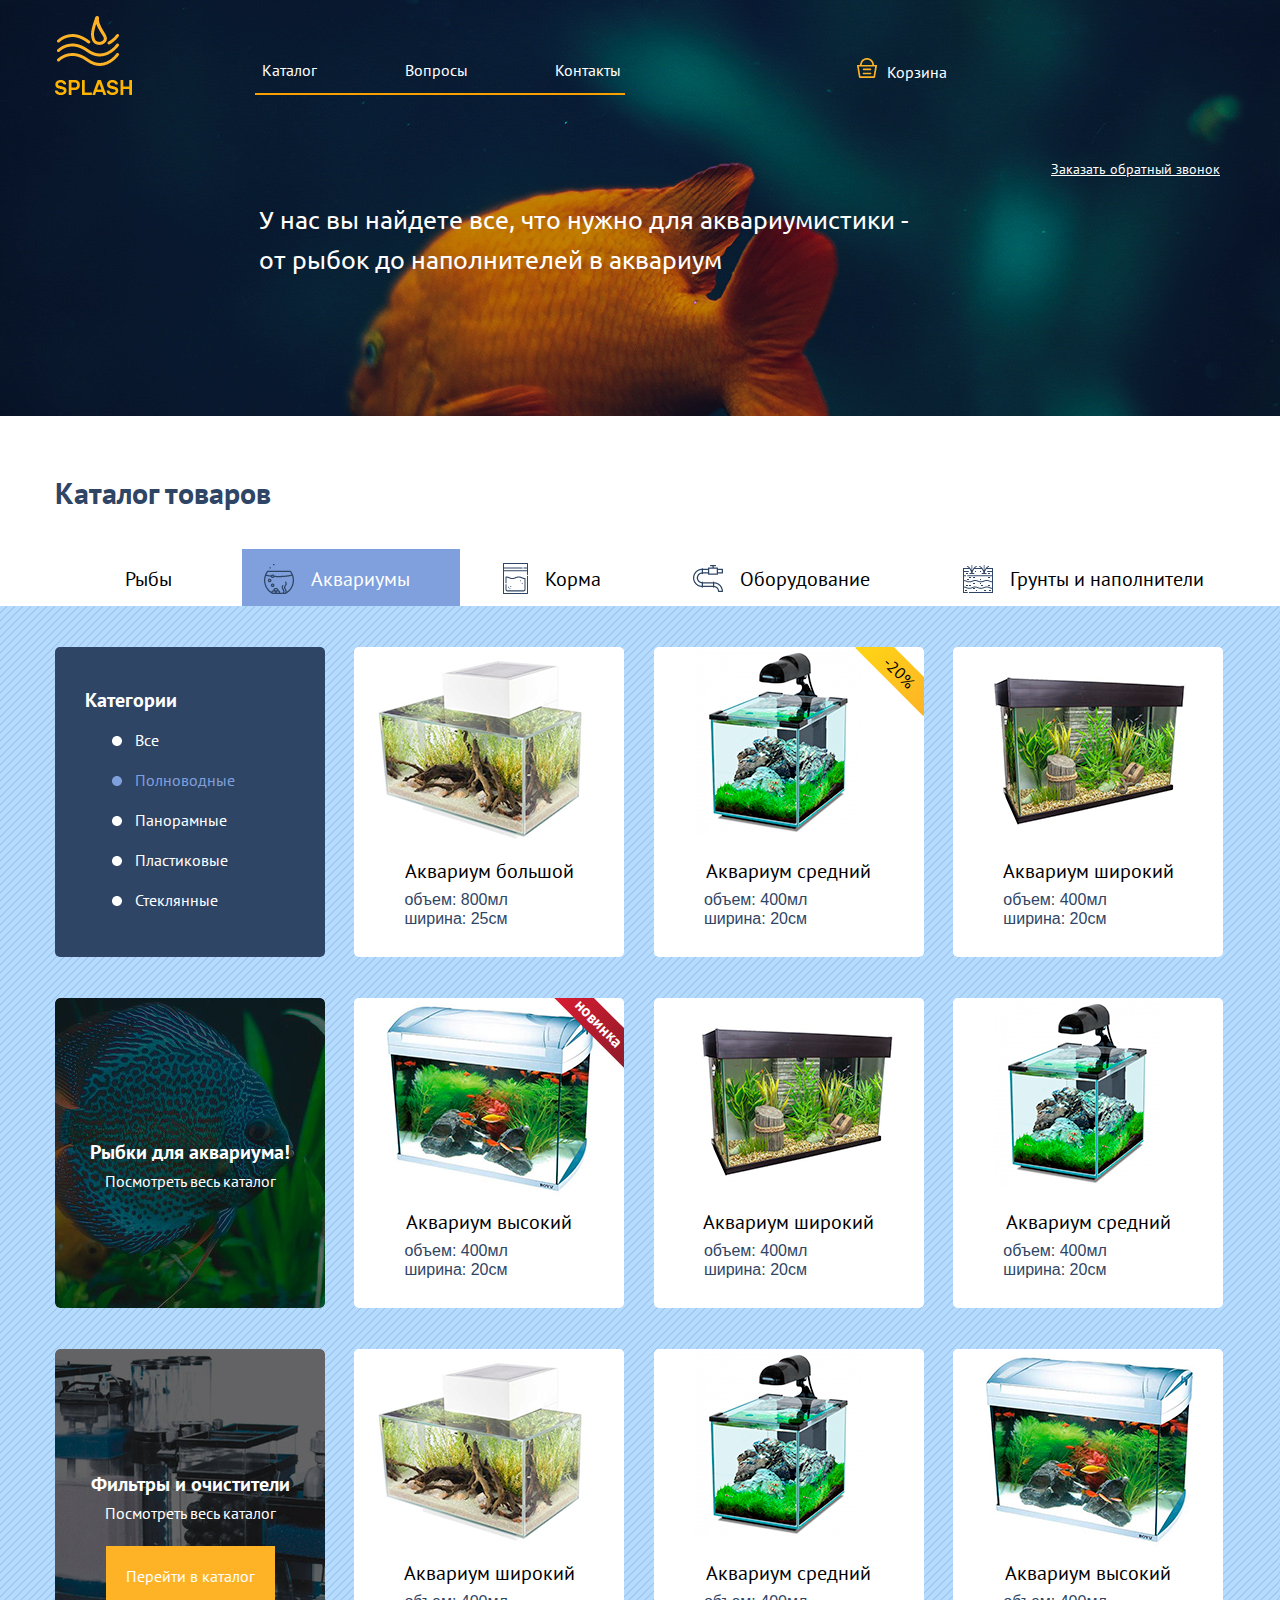
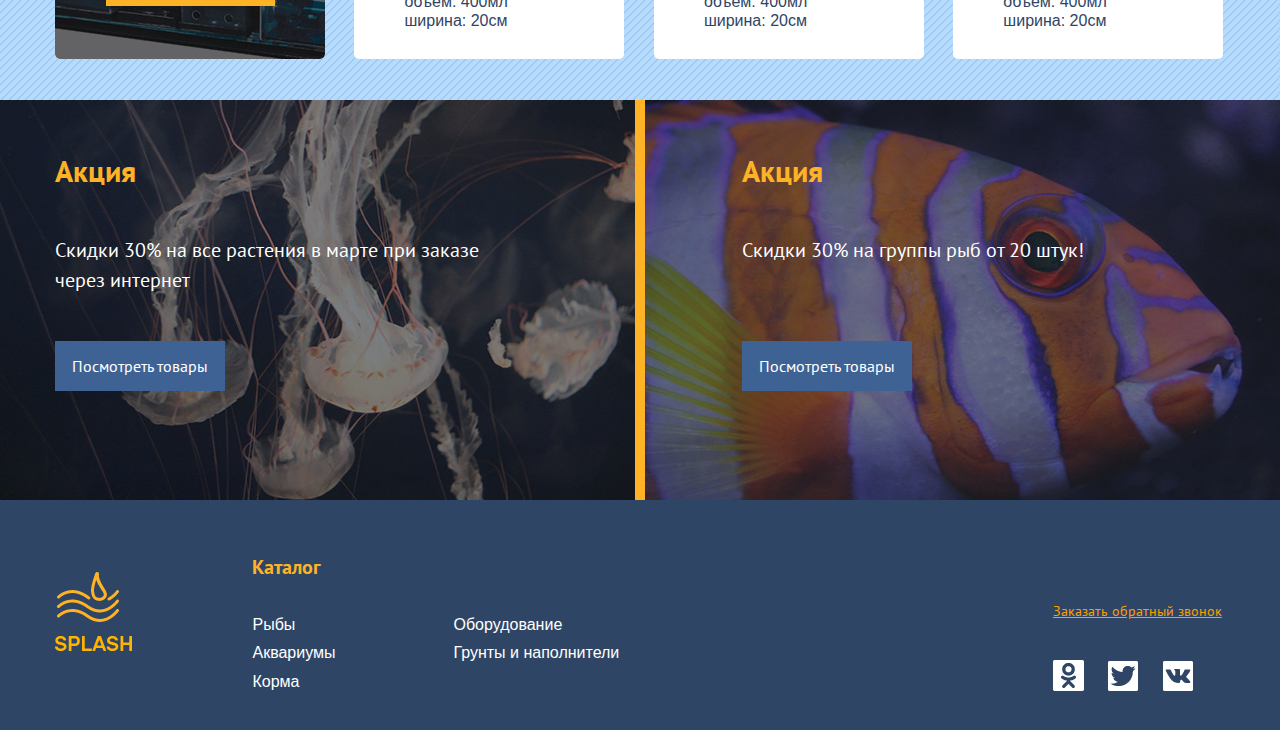
<file: catalog.html>
<!DOCTYPE html>
<html lang="ru">
<head>
  <meta charset="UTF-8">
  <title>SPLASH Catalog</title>
  <link rel="stylesheet" href="css/normalize.css">
  <link rel="stylesheet" href="css/style.css">
  <link href="https://fonts.googleapis.com/css?family=PT+Sans|Rubik" rel="stylesheet">
  <link href="https://fonts.googleapis.com/css?family=Ubuntu" rel="stylesheet">
</head>
<body>
	<header>
		<div class="container">
			<div class="logo">
				<a href="index.html"></a>
			</div>
			<nav class="menu">
				<ul>
					<li><a href="#">Каталог</a></li>
					<li><a href="#">Вопросы</a></li>
					<li><a href="index.html#contact">Контакты</a></li>
				</ul>
			</nav>
			<div class="basket">
				<div class="basket_img"></div>
				<a href="#">Корзина</a>
			</div>
			<div class="call">
				<a href="form.html">Заказать обратный звонок</a>
			</div>
		</div>
	</header>
	<main>
		<div class="promo promo-page-catalog">
			<div class="container">
				<div class="promo_all_text">
					<div class="promo_text_center">
						<p>У нас вы найдете все, что нужно для аквариумистики - <br>от рыбок до наполнителей в аквариум</p>
					</div>
				</div>
			</div>
		</div>
		<section class="catalog" id="catalog">
			<div class="container catalog_container">	
				<h2>Каталог товаров</h2>
				<ul class="catalog_ul">
					<li class="catalog_ul_li "><a href="index.html#catalog_index">Рыбы</a></li>
					<li class="catalog_ul_li catalog_ul_li-active"><a href="#">Аквариумы</a></li>
					<li class="catalog_ul_li"><a href="#">Корма</a></li>
					<li class="catalog_ul_li"><a href="#">Оборудование</a></li>
					<li class="catalog_ul_li"><a href="#">Грунты и наполнители</a></li>
				</ul>
			</div>	
			<div class="catalog_grid">
				<div class="container">
					<div class="catalog_grid_el categories">
						<h4>Категории</h4>
						<ul>
							<li><a href="#" class="category">Все</a></li>
							<li><a href="#" class="category category_active">Полноводные</a></li>
							<li><a href="#" class="category">Панорамные</a></li>
							<li><a href="#" class="category">Пластиковые</a></li>
							<li><a href="#" class="category">Стеклянные</a></li>
						</ul>
					</div>
					<div class="catalog_grid_el">
						<figure>
							<img src="img/layer-145.jpg" alt="akv_big">
							<figcaption>
								<a href="item.html" class="catalog_grid_el_title">Аквариум большой</a>
								<p>объем: 800мл<br> ширина: 25см</p>
							</figcaption>
						</figure>
					</div>
					<div class="catalog_grid_el catalog_grid_el-sale">
						<figure>
							<img src="img/layer-131.jpg" alt="akv_midl">
							<figcaption>
								<a href="item.html" class="catalog_grid_el_title">Аквариум средний</a>
								<p>объем: 400мл<br> ширина: 20см</p>
							</figcaption>
						</figure>
					</div>
					<div class="catalog_grid_el">
						<figure>
							<img src="img/layer-146.jpg" alt="akv_wide">
							<figcaption>
								<a href="item.html" class="catalog_grid_el_title">Аквариум широкий</a>
								<p>объем: 400мл<br> ширина: 20см</p>
							</figcaption>
						</figure>
					</div>
					<div class="catalog_grid_el catalog-promo-fish">
						<a href="#" class="H_catalog-promo-fish">Рыбки для аквариума!</a>
						<a href="#" class="p_catalog-promo-fish">Посмотреть весь каталог</a>
					</div>
					<div class="catalog_grid_el catalog_grid_el-new">
						<figure>
							<img src="img/layer-147.jpg" alt="akv_high">
							<figcaption>
								<a href="#" class="catalog_grid_el_title">Аквариум высокий</a>
								<p>объем: 400мл<br> ширина: 20см</p>
							</figcaption>
						</figure>
					</div>
					<div class="catalog_grid_el">
						<figure>
							<img src="img/layer-146-copy.jpg" alt="akv_wide">
							<figcaption>
								<a href="#" class="catalog_grid_el_title">Аквариум широкий</a>
								<p>объем: 400мл<br> ширина: 20см</p>
							</figcaption>
						</figure>
					</div>
					<div class="catalog_grid_el">
						<figure>
							<img src="img/layer-131.jpg" alt="akv_midl">
							<figcaption>
								<a href="#" class="catalog_grid_el_title">Аквариум средний</a>
								<p>объем: 400мл<br> ширина: 20см</p>
							</figcaption>
						</figure>
					</div>
					<div class="catalog_grid_el catalog-promo-filter">
						<a href="#" class="H_catalog-promo-filter">Фильтры и очистители</a>
						<a href="#" class="p_catalog-promo-filter">Посмотреть весь каталог</a> <br>
						<a href="#" class="btn_catalog-promo-filter">Перейти в каталог</a>
					</div>
					<div class="catalog_grid_el">
						<figure>
							<img src="img/layer-145-copy.jpg" alt="akv_wide">
							<figcaption>
								<a href="#" class="catalog_grid_el_title">Аквариум широкий</a>
								<p>объем: 400мл<br> ширина: 20см</p>
							</figcaption>
						</figure>
					</div>
					<div class="catalog_grid_el">
						<figure>
							<img src="img/layer-131.jpg" alt="akv_midl">
							<figcaption>
								<a href="#" class="catalog_grid_el_title">Аквариум средний</a>
								<p>объем: 400мл<br> ширина: 20см</p>
							</figcaption>
						</figure>
					</div>
					<div class="catalog_grid_el">
						<figure>
							<img src="img/layer-147.jpg" alt="akv_high">
							<figcaption>
								<a href="#" class="catalog_grid_el_title">Аквариум высокий</a>
								<p>объем: 400мл<br> ширина: 20см</p>
							</figcaption>
						</figure>
					</div>
				</div>
			</div>
		</section>
		<section class="bg-sale">
			<img src="img/meduzi.jpg" alt="meduzi" class="bg-sale-1">
			<img src="img/kloyn.jpg" alt="fish_kloyn" class="bg-sale-2">
			<div class="container">
				<div class="cont_sale cont_sale-1">
					<h2>Акция</h2>
					<p>Скидки 30% на все растения в марте при заказе через интернет</p>
					<a href="#" class="show">Посмотреть товары</a>
				</div>
				<div class="cont_sale cont_sale-2">
					<h2>Акция</h2>
					<p>Скидки 30% на группы рыб от 20 штук!
					</p>
					<a href="#">Посмотреть товары</a>
				</div>
			</div>	
		</section>
	</main>	
	<footer>
		<div class="container">
			<div class="logo footer_logo"><a href="#"></a></div>
			<div class="big_menu_footer">
				<h3><a href="catalog.html">Каталог</a></h3>
				<div class="menu_footer">
					<a href="#">Рыбы</a><br>
					<a href="#">Аквариумы</a><br>
					<a href="#">Корма</a><br>
				</div>	
				<div class="menu_footer">	
					<a href="#">Оборудование</a><br>
					<a href="#">Грунты и наполнители</a>
				</div>
			</div>
			<div class="footer_contact">
				<a href="#" class="call_footer">Заказать обратный звонок</a> <br>
				<a href="#" class="contact-icon contact_odnoklassniki"></a>
				<a href="#" class="contact-icon  contact_twitter"></a>
				<a href="#" class="contact-icon contact_vk"></a>
			</div>
		</div>
	</footer>
</body>
</file>
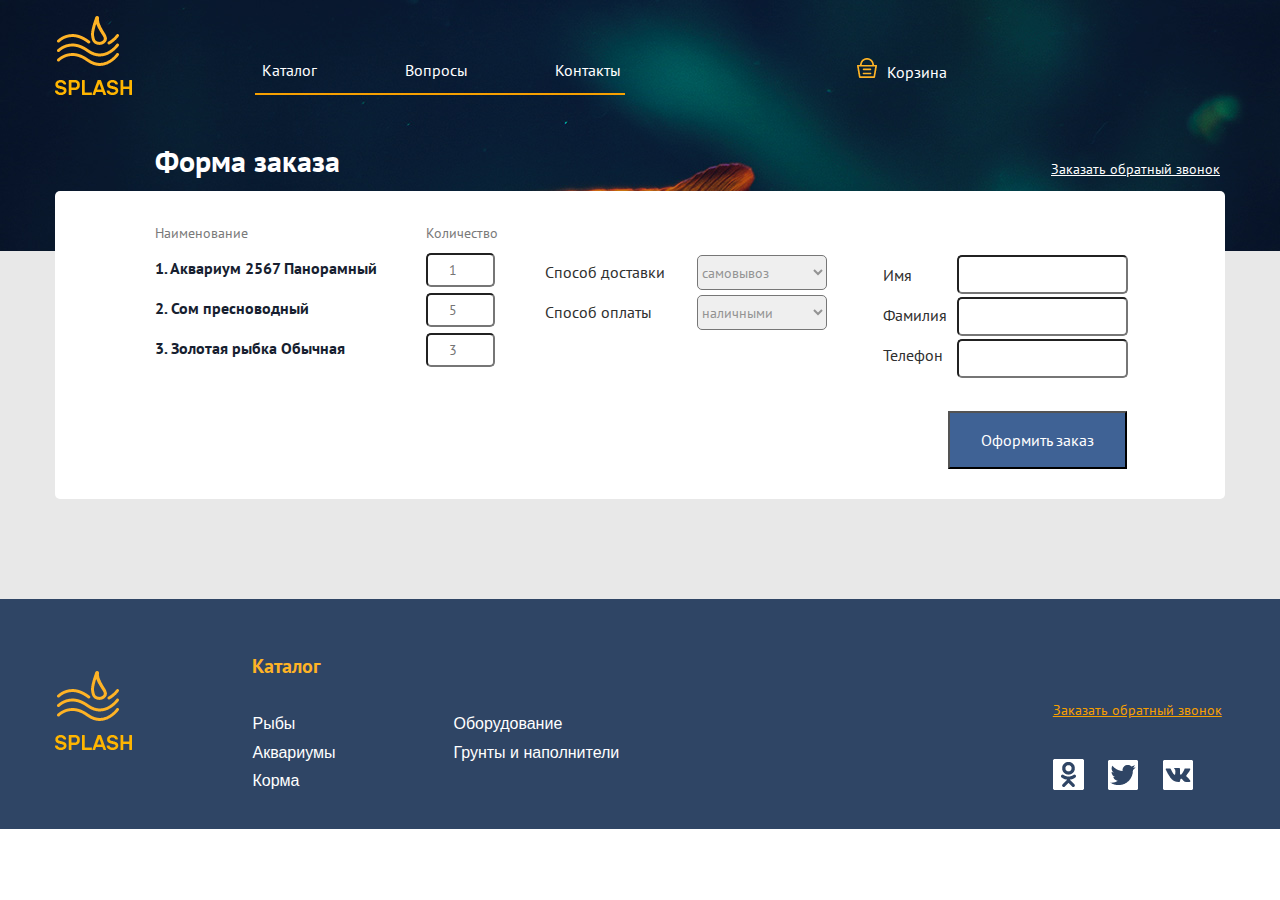
<file: form.html>
<!DOCTYPE html>
<html lang="ru">
<head>
  <meta charset="UTF-8">
  <title>SPLASH</title>
  <link rel="stylesheet" href="css/normalize.css">
  <link rel="stylesheet" href="css/style.css">
  <link href="https://fonts.googleapis.com/css?family=PT+Sans|Rubik" rel="stylesheet">
</head>
<body>
    <header class="header_item header_form">
    <div class="container">
      <div class="logo">
        <a href="index.html"></a>
      </div>
      <nav class="menu">
        <ul>
          <li><a href="catalog.html">Каталог</a></li>
          <li><a href="#">Вопросы</a></li>
          <li><a href="index.html#contact">Контакты</a></li>
        </ul>
      </nav>
      <div class="basket">
        <div class="basket_img"></div>
        <a href="#">Корзина</a>
      </div>
      <div class="call">
        <a href="#">Заказать обратный звонок</a>
      </div>
    </div>
  </header>
  <main>
    <section class="forma_main">
      <div class="container container-no-hidden">
        <div class="forma">
          <h2 class="forma_title">Форма заказа</h2>
          <div class="forma_block">
            <div class="shopping_list">
              <p class="shopping_list_name">Наименование</p>
              <p class="shopping_list_amount">Количество</p><br>
              <form>
                <p class="shopping_list_p"><label>1. Аквариум 2567 Панорамный <input type="number" size="3" placeholder="1"></label></p>
                <p class="shopping_list_p"><label>2. Сом пресноводный <input type="number" placeholder="5" size="3"></label></p>
                <p class="shopping_list_p"><label>3. Золотая рыбка Обычная <input type="number" placeholder="3" size="3"></label></p>
              </form>
            </div>
            <div class="delivery">
              <form>
              <div class="form_left">
                <p><label id="delivety_choice">Способ доставки</label></p>
                <p><label id="payment_choice">Способ оплаты</label></p>
              </div>
              <div class="form_right">
                <p><select name="delivety_choice" id="delivety_choice">
                  <option value="yourself" selected name="delivery_ch">самовывоз</option>
                  <option value="courier" name="delivery_ch">курьером</option>
                </select></p>
                <p>
                <select name="payment_choice" id="payment_choice">
                  <option value="cash" selected name="payment_ch">наличными</option>
                  <option value="card" name="payment_ch">по карте</option>
                </select></p>
              </div>
              </form>
            </div>
            <div class="info_client">
              <form>
              <div class="form_left form_left_client">
                <p><label id="name">Имя</label></p>
                <p><label id="surname">Фамилия</label></p>
                <p><label id="phone">Телефон</label></p>
              </div>
              <div class="form_right form_right_client">
                <p><input type="text" id="name" size="15"></p>
                <p><input type="text"  id="surname" size="15"></p>
                <p><input type="text" id="phone" size="15"></p>
              </div>
               <p><input type="submit" value="Оформить заказ" class="show btn_forma"></p>
              </form>
            </div>
          </div>
        </div>
      </div>
    </section>
  </main>
  <footer>
    <div class="container">
      <div class="logo footer_logo"><a href="#"></a></div>
      <div class="big_menu_footer">
        <h3><a href="catalog.html">Каталог</a></h3>
        <div class="menu_footer">
          <a href="#">Рыбы</a><br>
          <a href="#">Аквариумы</a><br>
          <a href="#">Корма</a><br>
        </div>  
        <div class="menu_footer"> 
          <a href="#">Оборудование</a><br>
          <a href="#">Грунты и наполнители</a>
        </div>
      </div>
      <div class="footer_contact">
        <a href="#" class="call_footer">Заказать обратный звонок</a> <br>
        <a href="#" class="contact-icon contact_odnoklassniki"></a>
        <a href="#" class="contact-icon  contact_twitter"></a>
        <a href="#" class="contact-icon contact_vk"></a>
      </div>
    </div>
  </footer>
</body>
</file>
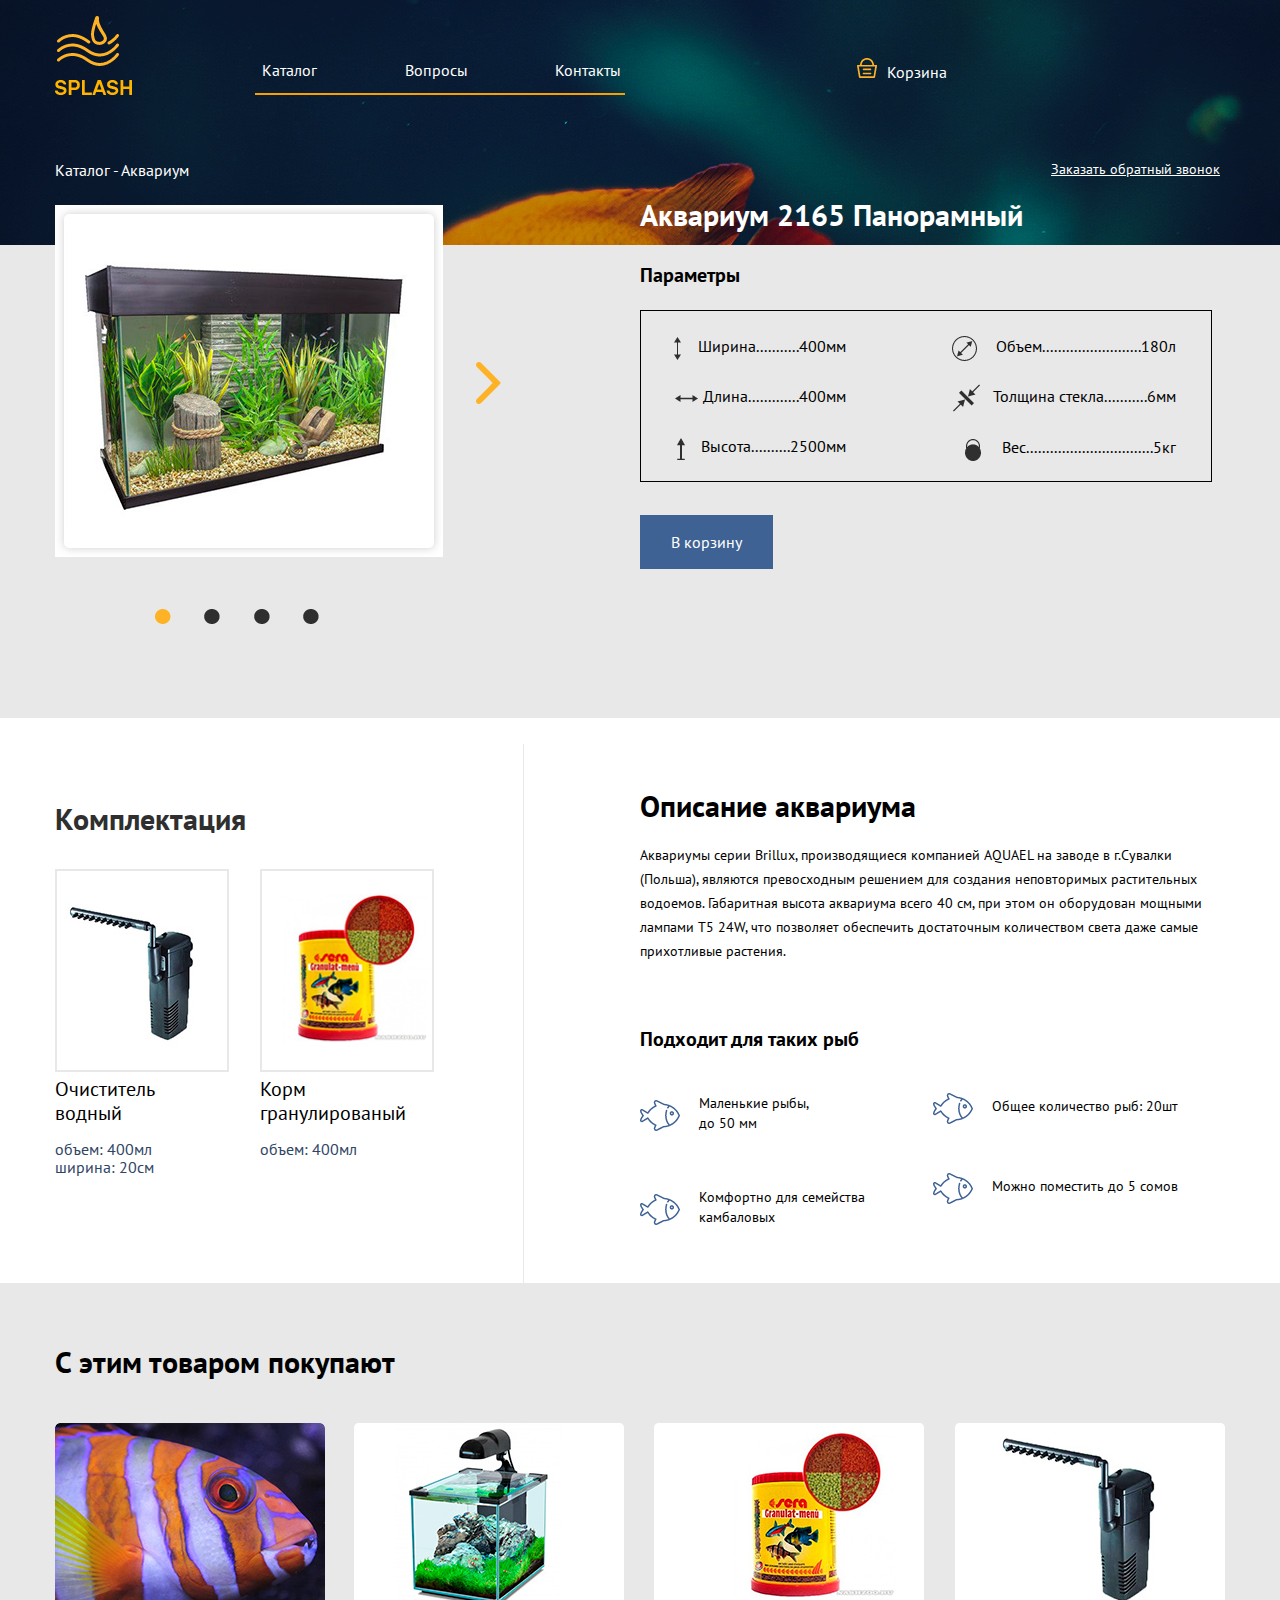
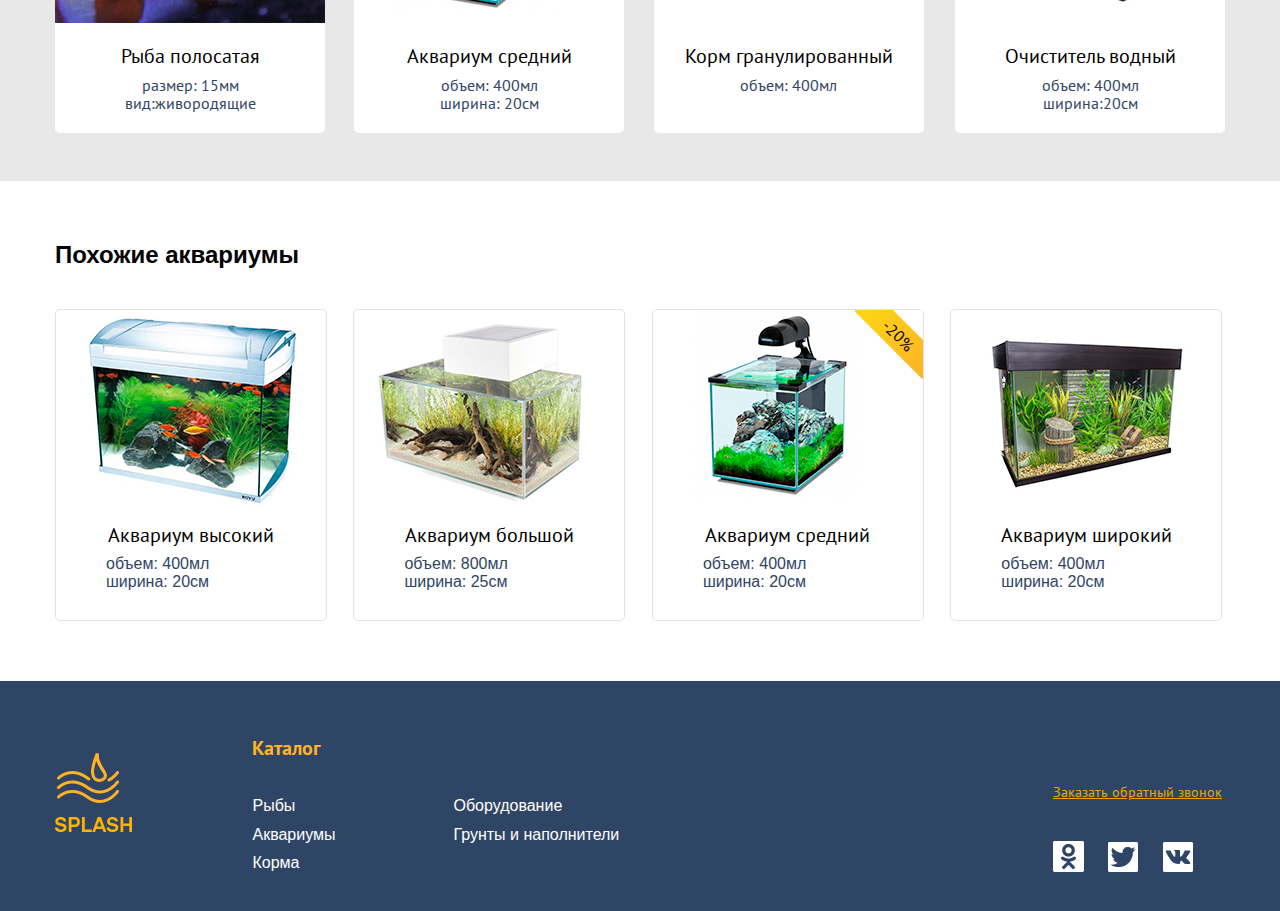
<file: item.html>
<!DOCTYPE html>
<html lang="ru">
<head>
  <meta charset="UTF-8">
  <title>SPLASH Item</title>
  <link rel="stylesheet" href="css/normalize.css">
  <link rel="stylesheet" href="css/style.css">
  <link href="https://fonts.googleapis.com/css?family=PT+Sans|Rubik" rel="stylesheet">
</head>
<body>
    <header class="header_item">
    <div class="container">
      <div class="logo">
        <a href="index.html"></a>
      </div>
      <nav class="menu">
        <ul>
          <li><a href="catalog.html">Каталог</a></li>
          <li><a href="#">Вопросы</a></li>
          <li><a href="index.html#contact">Контакты</a></li>
        </ul>
      </nav>
      <div class="basket">
        <div class="basket_img"></div>
        <a href="#">Корзина</a>
      </div>
      <div class="call">
        <a href="form.html">Заказать обратный звонок</a>
      </div>
    </div>
  </header>
  <main>
    <secton class="item_preview">
      <div class="container container-no-hidden">
      <div class="item_photo">
        <p class="item_photo_p"><a href="#">Каталог</a> - Аквариум</p>
        <div class="item_photo_slider">
          <div class="item_photo_slider_img"> <img src="img/Layer 44.jpg" alt="akvarium"></div>
          <a href="#" class="item_photo_next"><img src="img/next.png" alt="next"></a>
          <div class="pagination">
            <a href="#" class="point point-active"><img src="img/orange_point.png" alt="orange_point"></a>
              <a href="#" class="point"><img src="img/black_point.png" alt="black_point"></a>
              <a href="#" class="point"><img src="img/black_point.png" alt="black_point"></a>
              <a href="#" class="point"><img src="img/black_point.png" alt="black_point"></a>
          </div>
        </div>
        </div>
        <div class="item_characteristics">
          <h1 class="title_item_characteristics">Аквариум 2165 Панорамный</h1>
          <p class="item_characteristics_p">Параметры</p>
          <div class="table_item_characteristics">
            <div class="table_item_characteristics-left">
              <p class="table_item_p item_width">Ширина...........400мм</p><br>
              <p class="table_item_p item_long">Длина.............400мм</p><br>
              <p class="table_item_p item_height">Высота..........2500мм</p>
            </div>
            <div class="table_item_characteristics-right">
              <p class="table_item_p item_volume">Объем.........................180л</p><br>
              <p class="table_item_p item_fatness">Толщина стекла...........6мм</p><br>
              <p class="table_item_p item_weight">Вес................................5кг</p>
            </div>
          </div>
          <div class="btn_inbasket"> <a href="#" class="show">В корзину</a> </div>
        </div>
      </div>
      </div>
    </secton>
    <section class="item_about">
      <div class="container">
      <div class="complection">
        <h2>Комплектация</h2>
        <div class="complection_el">
          <img src="img/Layer 143.jpg" alt="clenear_water">
          <h4>Очиститель водный</h4>
          <p>объем: 400мл <br>ширина: 20см</p>
        </div>
        <div class="complection_el">
          <img src="img/bank.jpg" alt="fish_food">
          <h4>Корм гранулированый</h4>
          <p>объем: 400мл</p>
        </div>
      </div>
      <div class="item_about_text">
        <h2>Описание аквариума</h2>
        <p class="item_about_text_p">Аквариумы серии Brillux, производящиеся компанией AQUAEL  на заводе в г.Сувалки (Польша), являются превосходным решением для создания неповторимых растительных водоемов. Габаритная высота аквариума всего 40 см, при этом он оборудован мощными лампами Т5 24W, что позволяет обеспечить достаточным количеством света даже самые прихотливые растения.</p>
        <h3>Подходит для таких рыб</h3>
        <div class="item_well_left">
          <div class="item_well_text"><p>Маленькие рыбы, <br>до 50 мм</p></div>
          <div class="item_well_text"><p>Комфортно для семейства<br>камбаловых</p></div>
        </div>
        <div class="item_well_right">
          <div class="item_well_text"><p>Общее количество рыб: 20шт</p></div>
          <div class="item_well_text"><p>Можно поместить до 5 сомов</p></div>
        </div>
      </div>
      </div>
    </section>
    <section class="item_extra">
      <div class="container">
        <h2 class="famous-h2 famous-h2-extra">С этим товаром покупают</h2>
        <div class="famous_product">
          <a href="#"><img src="img/Layer 12.jpg" alt="polosataia"></a>
          <a href="#" class="title_fp"><p>Рыба полосатая</p></a>
          <p class="p_fp">размер: 15мм<br>
          вид:живородящие</p>
        </div>
        <div class="famous_product">
          <a href="#"><img src="img/Layer 131.jpg" alt="akv_midl"></a>
          <a href="#" class="title_fp"><p>Аквариум средний</p></a>
          <p class="p_fp">объем: 400мл <br>
          ширина: 20см</p>
        </div>
        <div class="famous_product">
          <a href="#"><img src="img/Layer 141.jpg" alt="fish_food"></a>
          <a href="#" class="title_fp"><p>Корм гранулированный</p></a>
          <p class="p_fp">объем: 400мл</p>
        </div>
        <div class="famous_product famous_product-last-child">
          <a href="#"><img src="img/Layer 142.jpg" alt="clenear_water"></a>
          <a href="#" class="title_fp"><p>Очиститель водный</p></a>
          <p class="p_fp">объем: 400мл <br>
          ширина:20см</p>
        </div>
    </section>
    <section class="item_similar">
      <div class="container">
        <h2>Похожие аквариумы</h2>
          <div class="famous_product el-similar">
            <figure>
              <img src="img/layer-147.jpg" alt="akv_high">
              <figcaption>
                <a href="#" class="catalog_grid_el_title">Аквариум высокий</a>
                <p>объем: 400мл<br> ширина: 20см</p>
              </figcaption>
            </figure>
          </div>
          <div class="famous_product el-similar">
            <figure>
              <img src="img/layer-145.jpg" alt="akv_big">
              <figcaption>
                <a href="#" class="catalog_grid_el_title">Аквариум большой</a>
                <p>объем: 800мл<br> ширина: 25см</p>
              </figcaption>
            </figure>
          </div>
          <div class="famous_product el-similar catalog_grid_el-sale">
            <figure>
              <img src="img/layer-131.jpg" alt="akv_midl">
              <figcaption>
                <a href="#" class="catalog_grid_el_title">Аквариум средний</a>
                <p>объем: 400мл<br> ширина: 20см</p>
              </figcaption>
            </figure>
          </div>
          <div class="famous_product el-similar">
            <figure>
              <img src="img/layer-146.jpg" alt="akv_wide">
              <figcaption>
                <a href="#" class="catalog_grid_el_title">Аквариум широкий</a>
                <p>объем: 400мл<br> ширина: 20см</p>
              </figcaption>
            </figure>
          </div>
      </div>
    </section>
  </main>
  <footer>
    <div class="container">
      <div class="logo footer_logo"><a href="#"></a></div>
      <div class="big_menu_footer">
        <h3><a href="catalog.html">Каталог</a></h3>
        <div class="menu_footer">
          <a href="#">Рыбы</a><br>
          <a href="#">Аквариумы</a><br>
          <a href="#">Корма</a><br>
        </div>  
        <div class="menu_footer"> 
          <a href="#">Оборудование</a><br>
          <a href="#">Грунты и наполнители</a>
        </div>
      </div>
      <div class="footer_contact">
        <a href="#" class="call_footer">Заказать обратный звонок</a> <br>
        <a href="#" class="contact-icon contact_odnoklassniki"></a>
        <a href="#" class="contact-icon  contact_twitter"></a>
        <a href="#" class="contact-icon contact_vk"></a>
      </div>
    </div>
  </footer>
</body>
</html>
</file>
<file: css/style.css>
*{
	margin: 0;
	padding: 0;
}

.container{
	width: 1170px;
	margin: 0 auto;
	/*border: 1px solid #000;*/
	overflow: hidden;
}

.sprite {
    background-image: url(../img/spritesheet.png);
    background-repeat: no-repeat;
    display: block;
}
.body{
/*	width: 100%;*/
  position: relative;
}

/*header*/
header{
	background: transparent;
	width: 100%;
	min-width: 1200px;
/*	height: 120px;*/
	display: inline-block;
	position: absolute;
}

.header_item {
  /*background-color: #182133;*/
    background-image: url(../img/fon.jpg);
    height: 245px;
   /* overflow: hidden;*/
		width: 100%;
	  min-width: 1200px;
   position: relative;
   /*background-position: top center;*/
  /* z-index: 1;*/
}

.header_form {
    height: 251px;
}

.logo {
	margin-top: 14px;
	width: 80px;
	display: inline-block;
}

.logo a {
	display: inline-block;
	width: 77px;
	height: 80px;
	background-image: url(../img/spritesheet.png);
	background-position: -5px -85px;
}

nav {
	overflow: hidden;
	margin-left: 116px;
	margin-top: 50px;
	/*width: 310px;*/
	border-bottom: 2px solid #f7a000;
	display: inline-block;
	box-sizing: border-box;

}

.menu ul li {
	display: inline-block;
		
}
.menu ul li{
		/*padding: 0 42px;*/
		padding-right: 83px;
		padding-bottom: 3px;
}
.menu ul li a{
	color: #fff;
	font-family: PT Sans;
	font-size: 16px;
	line-height: 40px;
	text-align: left;
	text-decoration: none;
	display: inline-block;
}

.menu ul li a:hover{
	color: #f7a000;
}

.menu ul li:nth-child(1) {
	padding-left: 7px;
}
.menu ul li:nth-child(3){
	padding-right: 4px;
}

.basket {
	display: inline-block;
	overflow: hidden;
	margin-left: 227px;
	margin-top: 50px;
	margin-right: 110px;
}
.basket_img {
	background-image: url(../img/spritesheet.png);
	width: 20px;
    height: 21px;
    background-position: -110px -5px;
    display: inline-block;
    margin-right: 6px;
}

.basket a{
	color: #fff;
	font-size: 16px;
	font-family: 'PT Sans', sans-serif;
	line-height: 45px;
	text-decoration: none;
	display: inline-block;
}

.basket a:hover{
	color: #f7a000;
}

.call {
	float: right;
	display: inline-block;
	margin-top: 50px;
	overflow: hidden;
	margin-right: 5px;
}

.call a {
	color: #fff;
	font-size: 14px;
	font-family: PT Sans;
	line-height: 40px;
}

.call a:hover{
	color: #f7a000;
}

/*main*/
.promo{
	background-image: url(../img/fon.jpg);
		background-position: 13px -13px
/*	background-position: -6px -6px*/
/*	overflow: hidden;*/
/*	display: block;*/
	-webkit-background-size: cover;
	background-size: cover;
/*	height: 100%;*/
	width: : 100%;
	min-width: 1200px;
	padding-top: 200px;
}

.promo_all_text{
/*	margin: 200px 0;*/
	display: inline-block;
	margin-bottom: 254px;
}
.promo_text_left {
	display: inline-block;
/*	width: 575px;*/
}
.promo_text_center {
	display: inline-block;
	/*text-align: center;*/
	margin-left: 204px;
	color: #fff;
	font-size: 25px;
	line-height: 40px;
	font-family: 'Ubuntu', sans-serif;
	text-align: left;

}
.promo h1 {
	color: #fff;
	font-family: 'Rubik', sans-serif;
	font-size: 30px;
	line-height: 40px;
	text-align: left;
	margin: 0;
}
.ps_h1 {
	color: #fff;
	font-family: 'PT Sans', sans-serif;
	font-size: 20px;
/*	line-height: 40px;*/
  line-height: 50px;
	text-align: left;
}
.quote {
	float: right;
	color: #9ac3ff;
	font-size: 16px;
	font-family: 'PT Sans', sans-serif;
	line-height: 30px;
	position: relative;
	margin-left: 254px;
}
.quote p:before{
content: '❝';
/*top: -20px;
left: -20px;*/
top: -18px;
left: -46px;
position: absolute;
color: #fff;
font-size: 30px;
display: inline-block;
}

.quote p:after{
content: '❞';
/*bottom: -20px;
right: -20px;*/
bottom: -24px;
right: -43px;
position: absolute;
color: #fff;
font-size: 30px;
}

.promo-page-catalog {
/*	height: 415px;*/
	height: 216px;
}

/*CATALOG PAGE INDEX*/
.catalog {
	background-color: #fff;
	/*height: 565px;*/
	overflow: hidden;
	width: 100%;
	min-width: 1200px;
}
.catalog_container {
	/*margin-bottom: 0;
	padding-bottom: 0;*/
	height: 190px;
}
.catalog h2 {
	font-size: 30px;
	font-weight: bold;
	font-family: 'PT Sans', sans-serif;
	float: left;
	color: #2f4565;
/*	margin-top: 70px;*/
  margin-top: 62px;
/*	margin-bottom: 35px;*/
  margin-bottom: 38px;
}
.catalog_container h2{
	margin-top: 60px;
}
.catalog_ul {
	overflow: hidden;
	display: inline-block;
	width: 100%;
	border-bottom: 1px solid #2f4565; 
}
/*.catalog_ul ul li {
	display: inline-block;
	width: 170px;
}*/
.catalog_ul_li {
	display: inline-block;
	/*border: 1px solid  #000;*/
	overflow: hidden;
	vertical-align: middle;
/*	padding: 10px 5px;*/
padding: 10px 50px 10px 0;
margin-right: 16px;
/*	padding: 10px 0;*/
/*	margin-right: 52px;*/
/*  margin-right: 65px;*/
}
.catalog_ul_li:last-child {
	margin-right: 0;
	padding-right: 0;
}
.catalog_ul_li a {
	text-decoration: none;
	color: #000;
	font-size: 20px;
	font-family: 'PT Sans', sans-serif;
	line-height: 40px;
	vertical-align: middle;
	/*margin-top: 26px;
	margin-bottom: 24px;*/
}

.catalog_ul_li a:hover{
	color: #f7a000;
}
.catalog_ul_li-active {
	background-color: #7fa0dd;
}
.catalog_ul_li-active a{
	color: #fff;
}
.catalog_ul_li:first-child:before{
	content: "";
	background-image: url(../img/spritesheet.png);
	width: 31px;
    height: 24px;
    background-position: -147px -166px;
    margin-left: 22px;
    margin-right: 17px;
    display: inline-block;
    vertical-align: middle;
}
.catalog_ul_li:nth-child(2):before{
	content: "";
	background-image: url(../img/spritesheet.png);
	width: 30px;
    height: 30px;
    background-position: -140px -5px;
    display: inline-block;
    vertical-align: middle;
    margin-left: 22px;
    margin-right: 17px;
}
.catalog_ul_li:nth-child(3):before{
	content: "";
	background-image: url(../img/spritesheet.png);
	width: 25px;
    height: 31px;
    background-position: -188px -166px;
    display: inline-block;
    vertical-align: middle;
    margin-left: 22px;
    margin-right: 17px;
}
.catalog_ul_li:nth-child(4):before{
	content: "";
	background-image: url(../img/spritesheet.png);
	width: 30px;
    height: 27px;
    background-position: -220px -5px;
    display: inline-block;
    vertical-align: middle;
    margin-left: 22px;
    margin-right: 17px;
}
.catalog_ul_li:last-child:before{
	content: "";
	background-image: url(../img/spritesheet.png);
	width: 30px;
    height: 28px;
    background-position: -220px -42px;
    display: inline-block;
    vertical-align: middle;
    margin-left: 22px;
    margin-right: 17px;
}
.product {
	display: inline-block;
/*	width: 16%;*/
  width: 16.35%;
	text-align: center;
	overflow: hidden;
/*	margin-bottom: 100px;*/
  margin-bottom: 80px;
	padding-top: 27px;
}
.title_product {
	font-family: 'PT Sans', sans-serif;
	font-size: 16px;
	color: #2f4565;
	font-weight: bold;
	line-height: 40px;
	text-decoration: none;
	display: block;
}

.title_product:hover{
	text-decoration: underline;
}
.ps_product {
	font-family: 'PT Sans', sans-serif;
	font-size: 14px;
	color: #2f4565;
	font-weight: normal;
	line-height: 40px;
	/*vertical-align: middle;
	display: block;*/
	margin-bottom: 20px;
}

.ps_product-1 {
	line-height: 18px;
}

.catalog_grid {
	/*background: url(../img/Rectangle 17.jpg);
	background-repeat: repeat;*/
/*	background-color: #bbb;*/
	background-image: url(../img/fon_lines.png);
	background-repeat: repeat;
	/*overflow: hidden;*/
}
.catalog_grid_el {
	display: inline-block;
	width: 270px;
	height: 310px;
	background-color: #fff;
	margin-right: 25px;
	vertical-align: top;
	margin-top: 41px;
	border-radius: 5px;
	text-align: center;
	box-sizing: border-box;
  overflow: hidden
}
.catalog_grid_el:nth-last-child(-n+4){
	margin-bottom: 41px;
}
.catalog_grid_el:nth-child(4n){
	margin-right: 0;
}
.catalog_grid_el-sale:after{
	content: "-20%";
	color: #000;
	font-family: 'PT Sans', sans-serif;
	font-size: 16px;
	display: inline-block;
  padding: 5px 30px;
  box-sizing: border-box;
/*	height: 10px;
	width: 15px;*/
	transform: rotate(45deg);
	position: relative;
  top: -270px;
  right: -110px;
/*	top: 0;
	right: 20px;*/
	background-image: linear-gradient(to left, #feb326 0%, #ffd614 100%);
}

.catalog_grid_el-new:after {
	content: "новинка";
	color: #fff;
	font-family: 'PT Sans', sans-serif;
	font-size: 16px;
	font-weight: bold;
	display: inline-block;
  padding: 5px 30px;
  box-sizing: border-box;
/*	height: 10px;
	width: 15px;*/
	transform: rotate(45deg);
	position: relative;
  top: -270px;
  right: -110px;
/*	top: 0;
	right: 20px;*/
	background-image: linear-gradient(to left, #851b28 0%, #e11c32 100%);
}
.categories {
	background-color: #2f4565;
	display: inline-block;
	text-align: left;
}

.categories h4 {
	font-family: 'PT Sans', sans-serif;
	color: #fff;
	line-height: 40px;
	font-size: 20px;
	font-weight: bold;
	display: inline-block;
	margin-top: 33px;
	margin-left: 30px;
}
.category {
	font-family: 'PT Sans', sans-serif;
	color: #fff;
	line-height: 40px;
	font-size: 16px;
	text-decoration: none;
/*display: inline-block;*/	
}
.category:hover {
	text-decoration: underline;
	color: #feb336;
}
.category:before {
	content: "";
	background-image: url(../img/white_point.png);
	width: 10px;
    height: 10px;
    display: inline-block;
    margin-left: 57px;
    margin-right: 13px;
}
.category_active {
	color: #7fa0dd;
}
.category_active:before {
	content: "";
	background-image: url(../img/blue_point.png);
	width: 10px;
    height: 10px;
    display: inline-block;
    margin-left: 57px;
    margin-right: 13px;
}

figure{
	margin: 0;
}

.catalog_grid_el img{
	width: 270px;
	height: 200px;
	border-radius: 5px 5px 0 0;
}

.catalog_grid_el_title {
	font-family: 'PT Sans', sans-serif;
	color: #000;
	line-height: 40px;
	font-size: 20px;
	text-decoration: none;
	text-align: center;
}

figcaption p {
	color: #2f4565;
	font-size: 16px;
	text-align: left;
	margin-left: 50px;
}
.catalog-promo-fish {
	/*background-color: #000;*/
	background-image: url(../img/fish-promo.jpg);
	    overflow: hidden;
    background-position: -6px;
/*  top: -20px;*/
}
.H_catalog-promo-fish {
	font-family: 'PT Sans', sans-serif;
	color: #fff;
	line-height: 40px;
	font-size: 20px;
	text-decoration: none;
	text-align: left;
	font-weight: bold;
	/*display: inline-block;
	vertical-align: middle;*/
	display: inline-block;
	margin-top: 134px;
}
.H_catalog-promo-fish:hover{
	color: #feb326;
}
.p_catalog-promo-fish {
	font-family: 'PT Sans', sans-serif;
	color: #fff;
	/*line-height: 40px;*/
	font-size: 16px;
	margin-top: 14px;
	text-decoration: none;
}
.p_catalog-promo-fish:hover {
	text-decoration: underline;
	color: #feb326;
}

.catalog-promo-filter {
	/*background-color: #000;*/
	background-image: url(../img/filter-promo.jpg);
	overflow: hidden;
  background-position: -6px;
}
.H_catalog-promo-filter {
	font-family: 'PT Sans', sans-serif;
	color: #fff;
	line-height: 40px;
	font-size: 20px;
	text-decoration: none;
	text-align: left;
	font-weight: bold;
	display: inline-block;
	margin-top: 115px;
}
.H_catalog-promo-filter:hover{
	color: #feb326;
}
.p_catalog-promo-filter {
	font-family: 'PT Sans', sans-serif;
	color: #fff;
	/*line-height: 40px;*/
	font-size: 16px;
	margin-top: 14px;
	text-decoration: none;
}
.p_catalog-promo-filter:hover {
	text-decoration: underline;
	color: #feb326;
}
.btn_catalog-promo-filter {
	font-family: 'PT Sans', sans-serif;
	color: #fff;
	line-height: 24px;
	font-size: 16px;
	text-decoration: none;
	background-color: #feb326;
	padding: 18px 20px;
	display: inline-block;
	margin-top: 23px;
}
.btn_catalog-promo-filter:hover {
	background-color: #fff;
	color: #feb326;
	text-decoration: underline;
}


/*SALE BLOCK*/
.bg-sale {
	background-color: #feb326;
	width: 100%;
	min-width: 1200px;
	height: 400px;
	position: relative;
/*	padding: 0;
	overflow: hidden;*/
}
.bg-sale-1 {
	width: 49.6%;
	height: 400px;
	margin-left: 0;
}
.bg-sale-2 {
	width: 49.6%;
	height: 400px;
	float: right;
}

.cont_sale {
	display: inline-block;
	vertical-align: middle;
	width: 35%;
/*	margin-top: 61px;*/
  margin-top: 56px;
	position: absolute;
	top: 0;
}
.cont_sale h2 {
	font-family: 'PT Sans', sans-serif;
	font-size: 30px;
	line-height: 30px;
	color: #feb326;
	font-weight: bold;
}
.cont_sale p {
	font-family: 'PT Sans', sans-serif;
	font-size: 20px;
	color: #fff;
	line-height: 30px;
	margin-top: 49px;
/*	margin-top: 55px;*/
	/*vertical-align: top;*/
	position: relative;
}
.cont_sale a {
	font-family: 'PT Sans', sans-serif;
	font-size: 16px;
	color: #fff;
	line-height: 30px;
	text-decoration: none;
	background-color: #3f6295;
/*	padding: 10px;*/
	padding: 10px 17px;
	top: 185px;
	position: absolute;
}

.cont_sale a:hover{
	color: #feb326;
}
/*.sale-1 {
	background-image: url(../img/meduzi.jpg);
	width: 640px;
	height: 400px;
}*/

.cont_sale-1 {
	/*margin-left: 70px;*/
	background: transparent;
	float: left;
}

.cont_sale-2 {
	/*margin-left: 70px;*/
	background: transparent;
	float: right;
/*	right: 15px;*/
	right: 90px;
}
/*.sale-2 {
	background-image: url(../img/kloyn.jpg);
	width: 640px;
	height: 400px;
}*/
.famous {
/*	background-image: url(../img/Rectangle 17.jpg);*/
	background-image: url(../img/fon_lines.png);
	background-repeat: repeat;
	width: 100%;
	min-width: 1200px;
/*	background-repeat: repeat;*/
		-webkit-background-size: cover;
	background-size: cover;
	/*background-color: #bbb;*/
/*	height: 600px;*/
	/*margin-top: 50px;*/
	/*display: inline-block;*/
/*	padding-top: 71px;*/
	padding-top: 60px;
}
.famous-h2 {
	font-family: 'PT Sans', sans-serif;
	font-size: 30px;
	line-height: 40px;
	font-weight: bold;
	color: #2f4565;
	/*margin-top: 70px;*/
	/*display: block;*/
}
.famous_product {
	display: inline-block;
	margin-right: 25px;
	vertical-align: top;
	margin-top: 41px;
	background-color: #fff;
	width: 270px;
	border-radius: 5px;
	height: 310px;
}
.famous_product-last-child {
	margin-right: 0;
	float: right;
}
/*.famous_product a{
	text-decoration: none;
}*/
/*.famous_product a:hover{
	color: #feb326;
}*/
.famous_product img {
	width: 270px;
	height: 200px;
	border-radius: 5px 5px 0 0;
}
.title_fp {
	font-family: 'PT Sans', sans-serif;
	font-size: 20px;
	line-height: 40px;
	color: #000;
	text-align: center;
	text-decoration: none;
}
.title_fp:hover {
	color: #feb326;
	text-decoration: underline;
}
.p_fp {
	font-family: 'PT Sans', sans-serif;
	font-size: 16px;
	/*line-height: 40px;*/
	color: #2f4565;
	/*text-align: left;
	margin-left: 22%;*/
	text-align: center;
}

.show {
	text-decoration: none;
	color: #fff;
	font-family: 'PT Sans', sans-serif;
	font-size: 16px;
/*	line-height: 30px;*/
	background-color: #3f6295;
	padding: 18px 31px 18px 31px;
	display: inline-block;
/*	padding: 18px 31px 18px 31px;*/
	text-align: center;
	/*text-align: center;
	vertical-align: middle;*/
	/*display: inline-block;
	text-align: center;*/
	/*margin: auto;*/
}
.btn-show {
/*	margin-top: 84px;*/
	/*overflow: hidden;*/
}
.show_famous {
	margin-bottom: 50px;
/*	margin-left: 44%;*/
	margin-top: 50px;
	margin-left: 42.5%;
	text-align: center;
	vertical-align: middle;
	/*margin-top: 100px;*/
}
.show_famous:hover {
	color: #feb326;
}
.booking {
	background-color: #fff;
	width: 100%;
	min-width: 1200px;
	padding-top: 60px;
/*	padding-top: 110px;*/
/*	padding-top: 70px;*/
	/*height: 350px;*/
	border-bottom: 1px solid #e8e8e8;
/*	height: 435px;*/
	overflow: hidden;
}
.booking h2 {
	font-family: 'PT Sans', sans-serif;
	font-size: 30px;
	line-height: 30px;
	color: #2f4565;
	font-weight: bold;
}
.step {
	display: inline-block;
/*	width: 30%;*/
  width: 29.5%;
	margin-top: 55px;
	/*border: 1px solid  #000;*/
	margin-right: 50px;
/*	margin-bottom: 60px;*/
	margin-bottom: 92px;
}
.step-last{
/*	margin-right: 0;*/
	margin-right: 25px;
	float: right;
}
.step-icon{
	width: 93px;
	height: 93px;
/*	margin-left: 136px;*/
  margin-left: 132px;
	overflow: hidden;
	display: inline-block;
	text-align: center;
	border: 2px solid  #feb326;
	margin-bottom: 27px;
} 
.step-icon-2{
	width: 93px;
	height: 93px;
	margin-left: 136px;
	overflow: hidden;
	display: inline-block;
	text-align: center;
	background-color: #feb326;
	transform: rotate(45deg);
	margin-bottom: 27px;
}
.step-icon-m{
	width: 93px;
	height: 93px;
	margin-left: 136px;
	overflow: hidden;
	display: inline-block;
	text-align: center;
	border: 2px solid  #feb326;
	margin-bottom: 27px;
} 
/*.icon-img{
	width: 100px;
	height: 100px;
}*/
/*.step-icon-bgc{
	border: 2px solid  #feb326;
	display: inline-block;
	/*vertical-align: middle;*/

.step-icon:before{
	content: "";
	background-image: url(../img/spritesheet.png);
	display: inline-block;
	width: 45px;
    height: 62px;
    background-position: -92px -138px;
	/*vertical-align: middle;*/
	margin-top: 15px;
}
.step-icon-2:before{
	content: "";
	background-image: url(../img/spritesheet.png);
	display: inline-block;
	 width: 49px;
    height: 49px;
    background-position: -5px -5px;
	/*vertical-align: middle;*/
	margin-top: 20px;
	/*margin-right: 2px;*/
	transform: rotate(-45deg);
}
.step-icon-m:before{
	content: "";
	background-image: url(../img/spritesheet.png);
	display: inline-block;
	width: 43px;
    height: 43px;
    background-position: -132px -85px;
    margin-top: 25px;
}
.step_number {
	width: 8%;
	display: inline-block;
	text-align: center;
}
.step_number p{
	font-size: 14px;
	line-height: 18px;
	color: #fff;
	background-color: #3f6295;
	border-radius: 50%;
	padding: 5px 10px;
}
.step_number_2 p{
	background-color: #feb52c;
}
.step_p_div {
	float: right;
/*	width: 80%;*/
	width: 92%;
	display: inline-block;
	text-align: center;
}

.step_p {
	display: inline-block;
	font-family: 'PT Sans', sans-serif;
	font-size: 20px;
	line-height: 30px;
	color: #000;
	text-align: center;
}
.step-a {
	display: inline-block;
	text-align: center;
	margin-top: 5px;
}
.address {
	width: 100%;
	min-width: 1200px;
	/*border-bottom: 1px solid #e8e8e8;*/
	/*height: 500px;*/
	overflow: hidden;
}
.address_text {
	width: 50%;
	float: right;
	padding-top: 36px;
	/*padding-bottom: 50px;*/
	padding-left: 30px;
	display: inline-block;
	margin-right: 6.5%;
	/*border: 1px solid  #000;*/
	overflow: hidden;
}
.address_title {
	font-family: 'PT Sans', sans-serif;
	font-size: 20px;
	line-height: 30px;
	color: #000;
	font-weight: bold;
	display: inline-block;
}
.address_title_p {
	float: right;
	font-family: 'PT Sans', sans-serif;
	font-size: 16px;
	line-height: 30px;
	color: #000;
	display: inline-block;
}
.map {
/*	width: 523px;*/
	width: 40%;
	height: 366px;
	float: left;
	display: inline-block;
	border: 1px solid  #000;
	margin-bottom: 0;
}
.address_time {
	display: inline-block;
	width: 45%;
	float: left;
	border-right: 2px solid #feb326;
	margin-top: 75px;
	padding-bottom: 20px;
}
.time_element {
	margin-bottom: 27px;
	display: block;
/*	vertical-align: middle;*/
	/*display: inline-block;*/
}

.address-icon {
	width: 50px;
	height: 10%;
	display: inline-block;

}
.icon-time:before{
	content: "";
	display: inline-block;
	background-image: url(../img/spritesheet.png);
	width: 35px;
    height: 35px;
    background-position: -223px -166px;
}
.icon-car:before{
	content: "";
	display: inline-block;
	background-image: url(../img/spritesheet.png);
	width: 36px;
    height: 31px;
    background-position: -64px -5px;
}
.icon-star:before {
	content: "";
	display: inline-block;
	background-image: url(../img/spritesheet.png);
	width: 31px;
    height: 31px;
    background-position: -227px -120px;
}

.time_element p{
	width: 70%;
	display: inline-block;
	float: right;
	vertical-align: middle;
}
.address_about {
	display: inline-block;
	width: 51%;
	float: right;
	margin-top: 75px;
	margin-bottom: 27px;
}
.address_about p {
	margin-bottom: 25px;
	font-family: 'PT Sans', sans-serif;
	font-size: 14px;
	line-height: 20px;
}
.address_about_el {
	margin-bottom: 20px;
}

.icon-tel:before{
	content: "";
	display: inline-block;
	background-image: url(../img/spritesheet.png);
	width: 32px;
    height: 30px;
    background-position: -185px -126px;
}

.icon-mes:before{
	content: "";
	display: inline-block;
	background-image: url(../img/spritesheet.png);
	width: 30px;
    height: 22px;
    background-position: -92px -85px;
}
.address_about_el p{
	width: 85%;
	display: inline-block;
	float: right;
	vertical-align: middle;
}
.address_about_el a{
	width: 85%;
	display: inline-block;
	float: right;
	vertical-align: middle;
	text-decoration: none;
	font-family: 'PT Sans', sans-serif;
	font-size: 14px;
	color: #000;
}
.address_about_el a:hover {
	color: #feb326;
}

/*ITEM PAGE*/
.item_preview {
  background-color: #e8e8e8;
/*  height: 400px;*/
/*  overflow: hidden;*/
  display: block;
/*  position: absolute;*/
  position: relative;
}
.container-no-hidden{
	overflow: inherit;
}
.item_photo{
  position: relative;
  top: -90px;
/*  top: -85px;*/
  z-index: 2;
  width: 40%;
  display: inline-block;
  margin-left: 0;
/*  padding-bottom: 100px;*/
}
.item_characteristics {
  width: 50%;
  display: inline-block;
  float: right;
  position: relative;
  top: -65px;
  /*height: 100%; */
  /*overflow: hidden; */
 /* position: absolute;
  top: -50px;
  left: 45%;*/
}
.title_item_characteristics {
  font-family: 'PT Sans', sans-serif;
  font-size: 30px;
  line-height: 30px;
  color: #fff;
  font-weight: bold;
  /*margin-top: -85px;*/
}
.item_characteristics_p {
  font-family: 'PT Sans', sans-serif;
  font-size: 20px;
  line-height: 30px;
  color: #000;
  font-weight: bold;
  margin-bottom: 20px;
  margin-top: 30px;
}

.table_item_characteristics{
  width: 570px;
  /*width: 100%;
  margin: 0;
  padding: 0;*/
  border: 1px solid  #000;
  overflow: hidden;
}
.table_item_characteristics-left {
  width: 50%;
  float: left;
  text-align: right;
  padding-right: 80px;
  box-sizing: border-box;
}
.table_item_characteristics-right{
  width: 50%;
  float: right;
  text-align: right;
  padding-right: 35px;
  box-sizing: border-box;

}
.table_item_p {
  display: inline-block;
  /*margin-bottom: 25px;*/
  margin-top: 20px;
  font-family: 'PT Sans', sans-serif;
  font-size: 16px;
  line-height: 30px;
  color: #000;

  /*margin-left: 45px;*/
}
.btn_inbasket {
 /* margin-top: 84px;*/
}
.item_photo_p {
  font-family: 'PT Sans', sans-serif;
  font-size: 16px;
  line-height: 30px;
  color: #fff;
  margin-bottom: 20px;
}
.item_photo_p a{
  text-decoration: none;
  font-family: 'PT Sans', sans-serif;
  font-size: 16px;
  line-height: 30px;
  color: #fff;
}
.item_photo_p a:hover {
	color: #ffb500;
}
/*.item_photo_slider {
  width: 100%;
  overflow: hidden;
}*/
/*.item_photo_slider {
  height: 700px;
}*/
.pagination {
  display: inline-block;
  width: 100%;
/*	text-align: center;*/
/*	margin-top: 28px;*/
	margin-left: 100px;
  /*z-index: 5;
  position: absolute;*/
}
.pagination a {
	display: inline-block;
	margin-right: 30px;

}
.point {
	width: 15px;
	height: 15px;
/*	background-color: #2f2f2f;
	border-radius: 50% 50%;
border-radius: 50% 50%;*/
}
}
.item_photo_slider_img {
  width: 370px;
  height: 335px;
  margin-top: 33px;
  display: inline-block;
  float: left;
  padding: : -5px -5px;
  overflow: hidden;
  border-radius: 20px;
 /* padding: -10px -10px -10px -10px;
  overflow: hidden;*/
  /*position: relative;*/
}
.item_photo_next {
	width: 26px;
  height: 43px;
  display: inline-block;
  position: relative;
  top: -200px;
  right: -420px;
/*  top: -150px;
  right: -50px;*/
/*  vertical-align: middle;*/
}
/*.item_photo_slider:after{
  content: "";
  display: inline-block;
  background-image: url(../img/spritesheet_2.png);
  width: 26px;
  height: 43px;
  background-position: -5px -84px;
  margin-left: 0;
  /*position: absolute;
  right: -20px px;
*/

.btn_inbasket{
  margin-top: 33px;
  margin-bottom: 110px;
}
.item_width:before{
  content: "";
  display: inline-block;
  background-image: url(../img/spritesheet_2.png);
  width: 7px;
  height: 25px;
  background-position: -5px -46px;
  vertical-align: middle;
  margin-right: 17px;
  text-align: center;
}
.item_long:before{
  content: "";
  display: inline-block;
  background-image: url(../img/spritesheet_2.png);
  width: 25px;
  height: 7px;
  background-position: -22px -46px;
  vertical-align: middle;
  margin-right: 4px;
  text-align: center;
}
.item_height:before{
  content: "";
  display: inline-block;
  background-image: url(../img/spritesheet_2.png);
  width: 8px;
  height: 23px;
  background-position: -57px -46px;
  vertical-align: middle;
  margin-right: 16px;
  text-align: center;
}
.item_height {
  margin-bottom: 20px;
}
.item_volume:before{
  content: "";
  display: inline-block;
  background-image: url(../img/spritesheet_2.png);
  width: 25px;
  height: 25px;
  background-position: -107px -5px;
  vertical-align: middle;
  margin-right: 19px;
  text-align: center;
}
.item_fatness:before{
  content: "";
  display: inline-block;
  background-image: url(../img/spritesheet_2.png);
  width: 27px;
  height: 28px;
  background-position: -75px -46px;
  vertical-align: middle;
  margin-right: 13px;
  text-align: center;
}
.item_weight:before{
  content: "";
  display: inline-block;
  background-image: url(../img/spritesheet_2.png);
  width: 16px;
  height: 23px;
  background-position: -112px -40px;
  vertical-align: middle;
  margin-right: 21px;
  text-align: center;
}
.item_about {
  background-color: #fff;
}
.complection {
  width: 40%;
  display: inline-block;
  float: left;
  border-right: 1px solid #e8e8e8;
}
.complection h2 {
  margin-top: 60px;
  font-family: 'PT Sans', sans-serif;
  font-size: 30px;
  line-height: 30px;
  color: #2f2f2f;
  font-weight: bold;
}
.complection_el{
  display: inline-block;
  width: 170px;
  border-radius: 5px;
  margin-bottom: 106px;
  margin-top: 35px;
  margin-right: 31px;
  vertical-align: top;
}
.complection_el img {
  width: 170px;
  height: 199px;
  border: 2px solid  #e8e8e8;
}
.complection_el h4{
  font-family: 'PT Sans', sans-serif;
  font-size: 20px;
  line-height: 24px;
  color: #000;
  font-weight: normal;
  margin: 0;
  padding: 0;
}
.complection_el p {
  font-family: 'PT Sans', sans-serif;
  font-size: 16px;
 /* line-height: 40px;*/
  color: #2f4565;
  margin-top: 15px;
}
.item_about_text {
  padding-top: 50px;
  /*padding-left: 100px;*/
  width: 50%;
  float: right;
  -webkit-box-sizing: border-box;
  -moz-box-sizing: border-box;
  box-sizing: border-box;
}
.item_about_text h2{
  margin-bottom: 25px;
  font-family: 'PT Sans', sans-serif;
  font-size: 30px;
  line-height: 24px;
  color: #000;
  font-weight: bold;
}
.item_about_text_p {
  font-family: 'PT Sans', sans-serif;
  font-size: 14px;
  line-height: 24px;
  margin-bottom: 64px;
}
.item_about_text h3{
  font-family: 'PT Sans', sans-serif;
  font-size: 20px;
  line-height: 24px;
  font-weight: bold;
}
.item_well_left{
  width: 50%;
  float: left;
  -webkit-box-sizing: border-box;
  -moz-box-sizing: border-box;
  box-sizing: border-box;
  display: inline-block;
  margin-top: 42px;
}
.item_well_right{
  width: 50%;
  float: right;
  -webkit-box-sizing: border-box;
  -moz-box-sizing: border-box;
  box-sizing: border-box;
  display: inline-block;
  margin-top: 42px;
}
.item_well_text p{
  font-family: 'PT Sans', sans-serif;
  font-size: 14px;
  line-height: 20px;
  display: inline-block;
  vertical-align: top;
  vertical-align: middle;
  margin-bottom: 54px;
}
.item_well_text:before {
  content: "";
  display: inline-block;
  background-image: url(../img/spritesheet_2.png);
  width: 40px;
  height: 31px;
  background-position: -57px -5px;
  margin-right: 10px;
  vertical-align: middle;
  margin-bottom: 49px;
  margin-right: 19px;
}
.item_extra {
  background-color: #e8e8e8;
  padding-top: 59px;
  padding-bottom: 48px;
}
.famous-h2-extra {
  color: #000;
}
.item_similar{
  padding-top: 60px;
  padding-bottom: 60px;
}
.el-similar {
  border: 1px solid  #e3e3e3;
  margin-right: 22px;
  text-align: center;
  overflow: hidden;
}
.el-similar:last-child{
  margin-right: 0;
}
/*FORMA*/
.forma_main {
  background-color: #e8e8e8;
  width: 100%;
	min-width: 1200px;
}

.forma{
	    position: relative;
    top: -100px;
}
.form_left{
	float: left;
	display: inline-block;
	width: 57%;
	vertical-align: middle;
	text-align: left;
}
.form_right{
	float: right;
	display: inline-block;
	width: 43%;
}
.forma_title{
  font-family: 'PT Sans', sans-serif;
  font-size: 30px;
  line-height: 20px;
  color: #fff;
  font-weight: bold;
  margin-bottom: 20px;
  margin-left: 100px;
}
.forma_block {
  background-color: #fff;
  padding-top: 34px;
  padding-left: 100px;
  border-radius: 5px;
  overflow: hidden;
}
.shopping_list {
  width: 36%;
  display: inline-block;
  padding-right: 30px;
  -webkit-box-sizing: border-box;
  -moz-box-sizing: border-box;
  box-sizing: border-box;
}
.shopping_list_name{
  font-family: 'PT Sans', sans-serif;
  font-size: 14px;
  color: #7a7a7a;
  float: left;
}
.shopping_list_amount {
  font-family: 'PT Sans', sans-serif;
  font-size: 14px;
  color: #7a7a7a;
  float: right;
  margin-right: 12px;
}
.shopping_list_p {
  font-family: 'PT Sans', sans-serif;
  font-size: 16px;
  color: #171f30;
  line-height: 30px;
  font-weight: bold;
  margin-bottom: 10px;
  margin-right: 15px;
  margin-top: 10px;
/*  display: inline-block;
  float: left;*/
}
/*.shopping_list_p input{
  float: right;
  vertical-align: top;
}*/

input[type='number']{
	float: right;
	display: block;
	text-align: center;
	width: 65px;
	height: 30px;
	border-radius: 5px;
	font-family: 'PT Sans', sans-serif;
  font-size: 14px;
}

.delivery {
  width: 25%;
  display: inline-block;
  vertical-align: top;
  padding-top: 30px;
  text-align: center;
}
.delivery p {
/*  margin-bottom: 7px;*/
    margin-bottom: 5px;
    line-height: 35px;
}

.delivery label {
  font-family: 'PT Sans', sans-serif;
  font-size: 16px;
  color: #2f3030;
}
/*.delivery option {
  color: #939393;
  font-family: 'PT Sans', sans-serif;
  font-size: 14px;
}*/
select {
	display: block;
  width: 130px;
  height: 35px;
  color: #939393;
  font-family: 'PT Sans', sans-serif;
  font-size: 14px;
  border-radius: 5px;
}
.info_client {
  width: 25%;
  display: inline-block;
  float: right;
/*  padding-right: 100px;*/
  padding-right: 75px;
  padding-top: 30px;
/*  -webkit-box-sizing: border-box;
  -moz-box-sizing: border-box;
  box-sizing: border-box;*/
}
.form_left_client{
	width: 28%;
}
.form_right_client{
	width: 72%;
}
/*.info_client p {
  margin-bottom: 7px;
}*/
.info_client label{
  font-family: 'PT Sans', sans-serif;
  font-size: 16px;
  color: #2f3030;
  line-height: 40px;
}
input[type='text'] {
	 color: #939393;
   font-family: 'PT Sans', sans-serif;
   font-size: 14px;
   width: 167px;
   height: 35px;
   border-radius: 5px;
   margin-bottom: 3px;
}
.btn_forma {
  text-align: center;
  display: inline-block;
  margin-left: 65px;
  margin-bottom: 30px;
  margin-top: 30px;
}
/*footer*/
footer {
	background-color: #2f4565;
	/*border: 1px solid  #fff;*/
	height: 230px;
	width: 100%;
	min-width: 1200px;
/*	overflow: hidden;*/
}
.footer_logo {
	width: 10%;
	display: inline-block;
	margin-top: 71px;
}
/*footer h3 {
	display: inline-block;
	vertical-align: top;
	margin-top: 30px;
}*/
footer h3 a{
	text-decoration: none;
	font-family: 'PT Sans', sans-serif;
	font-size: 20px;
	line-height: 30px;
	color: #feb326;
	font-weight: bold;
	display: inline-block;
	/*margin-bottom: 10px;*/
}
.big_menu_footer{
	width: 60%;
	display: inline-block;
	vertical-align: top;
	margin-top: 52px;
	/*margin-bottom: 25px;*/
/*	margin-left: 124px;*/
	margin-left: 76px;
}
.menu_footer {
/*	width: 30%;*/
  width: 28%;
	display: inline-block;
	vertical-align: top;
	margin-top: 34px;
}
.menu_footer a{
	display: inline-block;
	text-decoration: none;
	color: #fff;
	font-weight: normal;
	margin-bottom: 10px;
}
.menu_footer a:hover{
	text-decoration: underline;
	color: #feb326;
}
.footer_contact {
	width: 16%;
	float: right;
	display: inline-block;
	vertical-align: middle;
	text-align: left;
	margin-top: 91px;
	float: right;
}
.call_footer {
	color: #f7a000;
/*	font-size: 16px;*/
	font-size: 14px;
	font-family: PT Sans;
	line-height: 40px;
	padding-left: 15px;
}

.call_footer:hover{
	color: #fff;
}
.contact-icon {
	margin-right: 20px;
	margin-top: 30px;
}
.contact_odnoklassniki:before {
	content: "";
	background-image: url(../img/spritesheet.png);
	width: 31px;
    height: 31px;
    background-position: -185px -85px;
    display: inline-block;
    margin-left: 15px;
}
.contact_twitter {
	content: "";
	background-image: url(../img/spritesheet.png);
    display: inline-block;
    width: 30px;
    height: 30px;
    background-position: -85px -211px;
}
.contact_vk {
	content: "";
	background-image: url(../img/spritesheet.png);
    display: inline-block;
    width: 30px;
    height: 30px;
    background-position: -125px -211px;
}


	/*width: 30px;
    height: 30px;
    background-position: -140px -5px;
    display: inline-block;
    vertical-align: middle;
    margin-left: 22px;
    margin-right: 17px;*/
</file>
